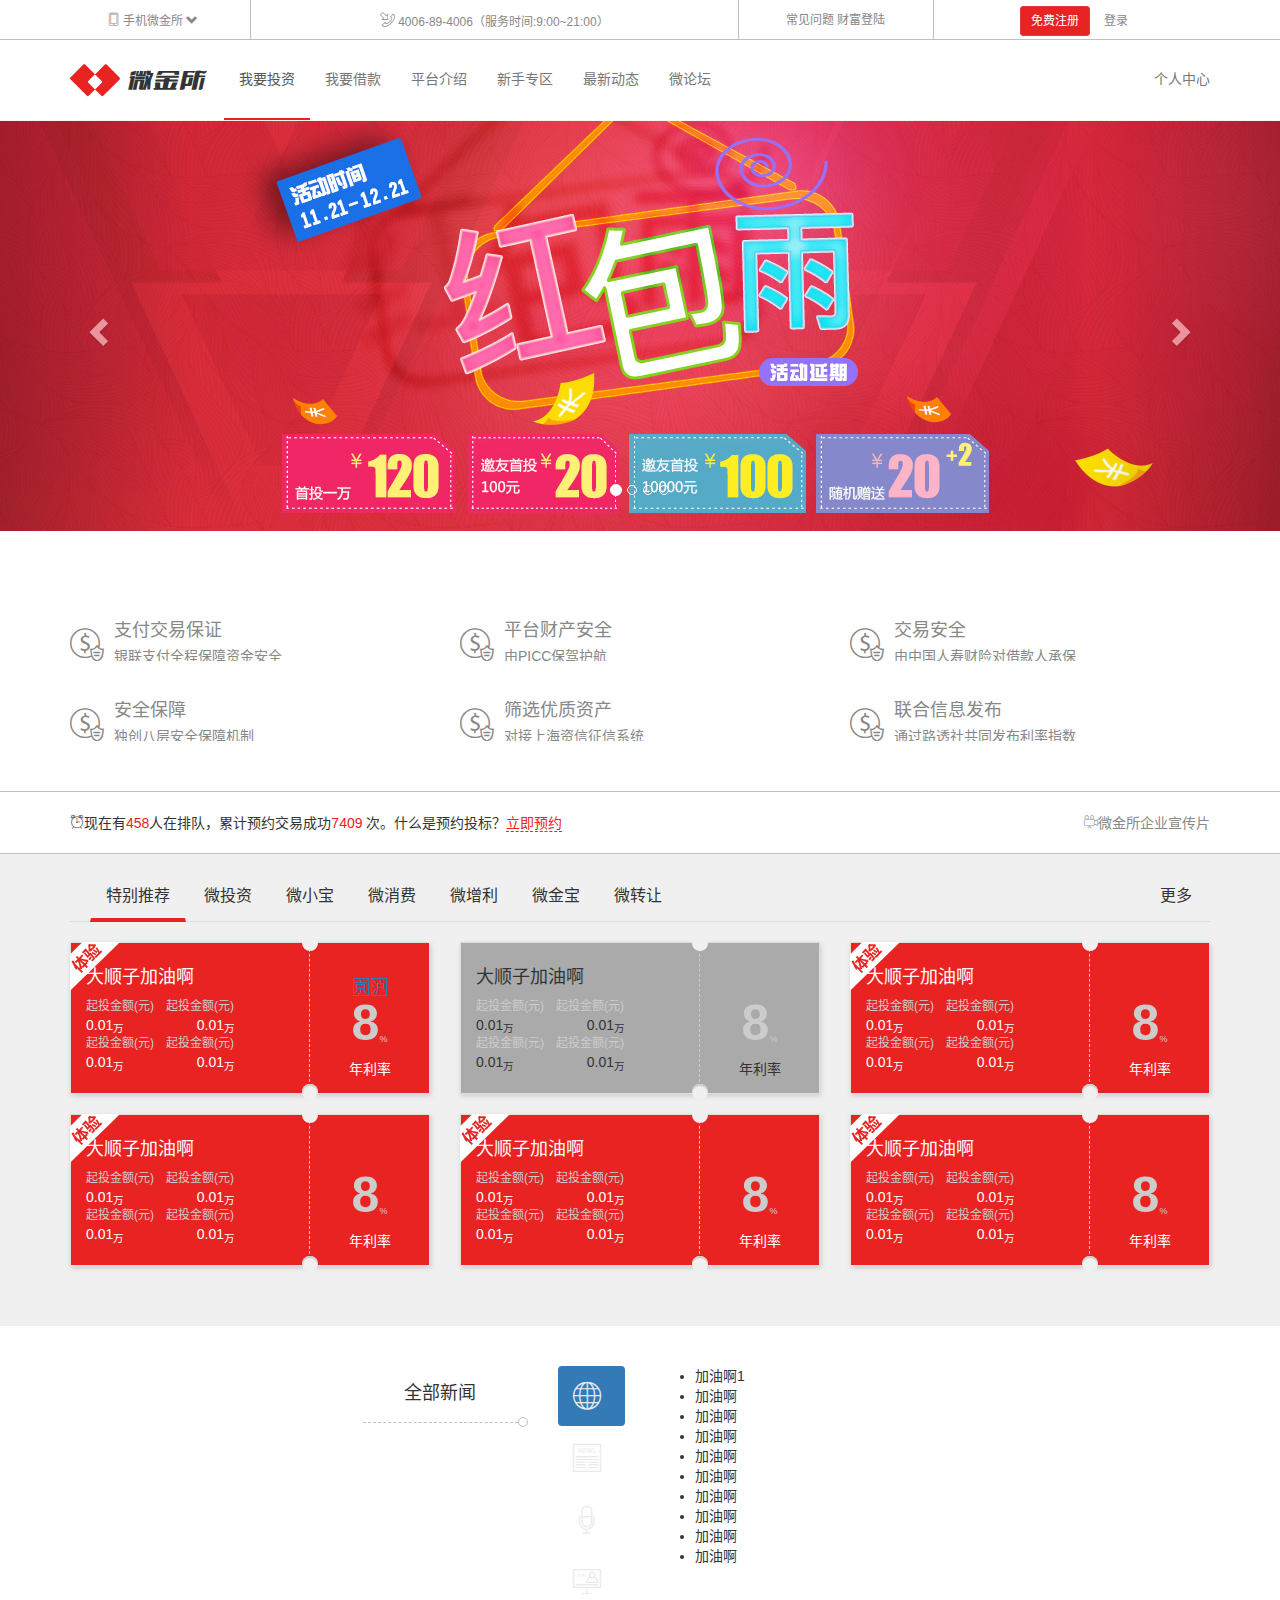
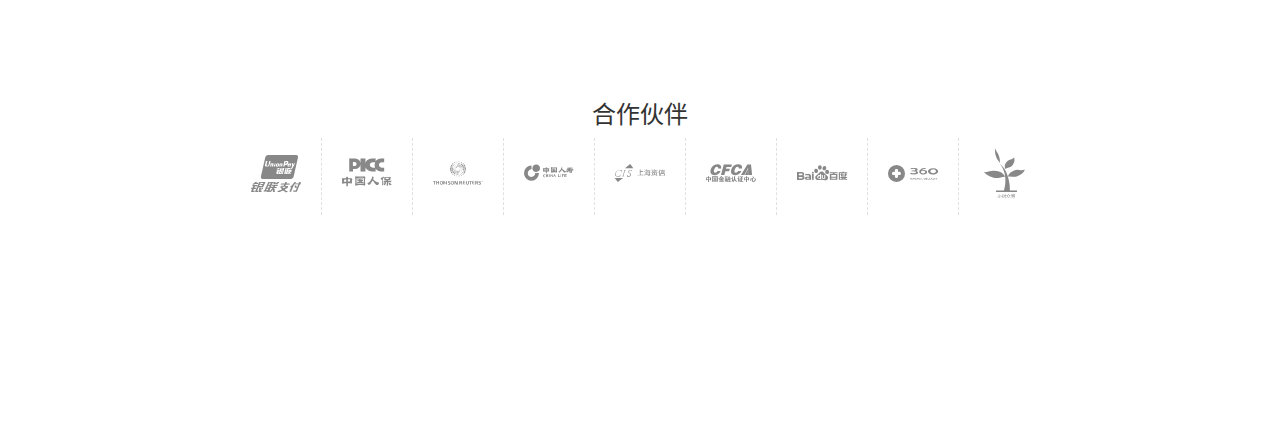
<file: index.html>
<!DOCTYPE html>
<html lang="zh-cn">
<head>
    <!--设置HTML文件的字符编码-->
    <meta charset="utf-8">
    <!--设置浏览器的兼容模式版本(让IE使用最新的渲染引擎工作)-->
    <meta http-equiv="X-UA-Compatible" content="IE=edge">
    <!--声明当前网页在移动端浏览器中展示的相关设置-->
    <meta name="viewport" content="width=device-width, initial-scale=1,user-scalable=no">
    <link rel="shortcut icon" type="image/x-icon" href="img/sss.png">
    <title>大顺子</title>

    <!-- 引入Bootstrap核心的样式表 -->
    <link href="lib/bootstrap/css/bootstrap.css" rel="stylesheet">
    <!--自己写的文件默认放在最下面-->
    <link rel="stylesheet" href="css/main.css">
    <!-- HTML5 shim and Respond.js for IE8 support of HTML5 elements and media queries -->
    <!-- WARNING: Respond.js doesn't work if you view the page via file:// -->
    <!--条件注释的作用就是当条件满足时，就会执行注释中的HTML中的代码-->
    <!--[if lt IE 9]>
    <!--html5shiv 让浏览器可以识别HTML5的新标签-->
    <script src="lib/html5shiv/html5shiv.min.js"></script>
    <!--response让低版本浏览器可以使用css3的媒体查询-->
    <script src="lib/response/respond.min.js"></script>
    <![endif]-->
</head>
<body>
<!--头部区域-->
<header id="header">
    <div class="topbar visible-md-block visible-lg-block">
        <div class="container">
            <div class="row">
                <div class="col-md-2 text-center">
                    <a href="#" class="mobile-link">
                        <i class="icon-mobilephone"></i>
                        <span>手机微金所</span>
                        <i class="glyphicon glyphicon-chevron-down"></i>
                        <img src="img/c_06.jpg" alt="">
                    </a>
                </div>
                <div class="col-md-5 text-center">
                    <i class="icon-telephone"></i>
                    <span>4006-89-4006（服务时间:9:00~21:00）</span>
                </div>
                <div class="col-md-2 text-center">
                    <a href="#">常见问题</a>
                    <a href="#">财富登陆</a>
                </div>
                <div class="col-md-3 text-center">
                    <a href="#" class="btn btn-dashunzi btn-sm">免费注册</a>
                    <a href="#" class="btn btn-link btn-sm web-login"  data-toggle="modal" data-target="#login_form">登录</a>
                </div>
            </div>
        </div>
    </div>
    <nav class="navbar navbar-dashunzi navbar-static-top" data-spy="affix" data-offset-top="40">
        <div class="container">
            <div class="navbar-header">
                <button type="button" class="navbar-toggle collapsed" data-toggle="collapse"
                        data-target="#bs-example-navbar-collapse-1">
                    <span class="sr-only">切换菜单</span>
                    <span class="icon-bar"></span>
                    <span class="icon-bar"></span>
                    <span class="icon-bar"></span>
                </button>
                <a href="#" class="navbar-brand">
                    <i class="icon-icon"></i>
                    <i class="icon-logo"></i>
                </a>
            </div>
            <div class="collapse navbar-collapse" id="bs-example-navbar-collapse-1">
                <ul class="nav navbar-nav">
                    <li class="active"><a href="#">我要投资</a></li>
                    <li><a href="#">我要借款</a></li>
                    <li><a href="#">平台介绍</a></li>
                    <li><a href="#">新手专区</a></li>
                    <li><a href="#">最新动态</a></li>
                    <li><a href="#">微论坛</a></li>
                </ul>
                <ul class="nav navbar-nav navbar-right hidden-sm">
                    <li><a href="#">个人中心</a></li>
                </ul>
            </div>
        </div>
    </nav>
</header>
<!--/头部区域-->
<!--广告轮播-->
<section id="main_ad" class="carousel slide" data-ride="carousel">
    <!-- Indicators--活动指示器 -->
    <ol class="carousel-indicators">
        <li data-target="#main_ad" data-slide-to="0" class="active"></li>
        <li data-target="#main_ad" data-slide-to="1"></li>
        <li data-target="#main_ad" data-slide-to="2"></li>
        <li data-target="#main_ad" data-slide-to="3"></li>
    </ol>
    <!-- Wrapper for slides 轮播项 -->
    <div class="carousel-inner" role="listbox">
        <div class="item active" data-image-xs="img/slide_01_640x340.jpg" data-image-lg="img/slide_01_2000x410.jpg">
        </div>
        <div class="item" data-image-xs="img/slide_02_640x340.jpg" data-image-lg="img/slide_02_2000x410.jpg">
        </div>
        <div class="item" data-image-xs="img/slide_03_640x340.jpg" data-image-lg="img/slide_03_2000x410.jpg">
        </div>
        <div class="item" data-image-xs="img/slide_04_640x340.jpg" data-image-lg="img/slide_04_2000x410.jpg">
        </div>
    </div>
    <!-- Controls--左右控制器 -->
    <a class="left carousel-control" href="#main_ad" role="button" data-slide="prev">
        <span class="glyphicon glyphicon-chevron-left"></span>
        <span class="sr-only">Previous</span>
    </a>
    <a class="right carousel-control" href="#main_ad" role="button" data-slide="next">
        <span class="glyphicon glyphicon-chevron-right"></span>
        <span class="sr-only">Next</span>
    </a>
</section>
<!--/广告轮播-->
<!--特色介绍-->
<section id="feature">
    <div class="container">
        <div class="row">
            <div class="col-sm-6 col-md-4">
                <a href="#">
                    <div class="media">
                        <div class="media-left">
                            <i class="icon-uniE907"></i>
                        </div>
                        <div class="media-body">
                            <h4 class="media-heading">支付交易保证</h4>
                            <p>银联支付全程保障资金安全</p>
                        </div>
                    </div>
                </a>
            </div>
            <div class="col-sm-6 col-md-4">
                <a href="#">
                    <div class="media">
                        <div class="media-left">
                            <i class="icon-uniE907"></i>
                        </div>
                        <div class="media-body">
                            <h4 class="media-heading">平台财产安全</h4>
                            <p>由PICC保驾护航</p>
                        </div>
                    </div>
                </a>
            </div>
            <div class="col-sm-6 col-md-4">
                <a href="#">
                    <div class="media">
                        <div class="media-left">
                            <i class="icon-uniE907"></i>
                        </div>
                        <div class="media-body">
                            <h4 class="media-heading">交易安全</h4>
                            <p>由中国人寿财险对借款人承保</p>
                        </div>
                    </div>
                </a>
            </div>
            <div class="col-sm-6 col-md-4">
                <a href="#">
                    <div class="media">
                        <div class="media-left">
                            <i class="icon-uniE907"></i>
                        </div>
                        <div class="media-body">
                            <h4 class="media-heading">安全保障</h4>
                            <p>独创八层安全保障机制</p>
                        </div>
                    </div>
                </a>
            </div>
            <div class="col-sm-6 col-md-4">
                <a href="#">
                    <div class="media">
                        <div class="media-left">
                            <i class="icon-uniE907"></i>
                        </div>
                        <div class="media-body">
                            <h4 class="media-heading">筛选优质资产</h4>
                            <p>对接上海资信征信系统</p>
                        </div>
                    </div>
                </a>
            </div>
            <div class="col-sm-6 col-md-4">
                <a href="#">
                    <div class="media">
                        <div class="media-left">
                            <i class="icon-uniE907"></i>
                        </div>
                        <div class="media-body">
                            <h4 class="media-heading">联合信息发布</h4>
                            <p>通过路透社共同发布利率指数</p>
                        </div>
                    </div>
                </a>
            </div>
        </div>
    </div>
</section>
<!--特色介绍-->
<!--立即预约-->
<section id="ljyy">
    <div class="container">
        <p class="pull-left"><i class="icon-uniE906"></i>现在有<span>458</span>人在排队，累计预约交易成功<span>7409</span>
            次。什么是预约投标？<a href="#">立即预约</a>
        </p>
        <p class="pull-right hidden-xs hidden-sm"><a href="#"><i class="icon-uniE905"></i>微金所企业宣传片</a></p>
    </div>
</section>
<!--/立即预约-->
<!--产品推荐-->
<section id="products">
    <div class="container">
        <!--要实现横向滚动条
        1.要给ul加一个容器，这个容器有横向滚动条
        2.动态设置ul的宽度，宽度是根据内容大小决定的-->
        <!--选项卡标题-->
        <div class="ul-wrapper">
            <ul class="nav nav-tabs" role="tablist">
                <li role="presentation" class="active"><a href="#category_01" aria-controls="category_01" role="tab"
                                                          data-toggle="tab" aria-expanded="false">特别推荐</a></li>
                <li role="presentation"><a href="#category_02" aria-controls="category_02" role="tab" data-toggle="tab"
                                           aria-expanded="true">微投资</a></li>
                <li role="presentation"><a href="#category_03" aria-controls="category_03" role="tab" data-toggle="tab"
                                           aria-expanded="false">微小宝</a></li>
                <li role="presentation"><a href="#category_04" aria-controls="category_04" role="tab" data-toggle="tab"
                                           aria-expanded="false">微消费</a></li>
                <li role="presentation"><a href="#category_05" aria-controls="category_05" role="tab" data-toggle="tab"
                                           aria-expanded="false">微增利</a></li>
                <li role="presentation"><a href="#category_06" aria-controls="category_06" role="tab"
                                           data-toggle="tab">微金宝</a></li>
                <li role="presentation"><a href="#category_06" aria-controls="category_06" role="tab"
                                           data-toggle="tab">微转让</a></li>
                <li class="pull-right hidden-xs hidden-sm"><a href="#">更多</a></li>
            </ul>
        </div>
        <!-- Tab panes 选项卡内容-->
        <div class="tab-content">
            <div role="tabpanel" class="tab-pane fade in active" id="category_01">
                <div class="row">
                    <div class="col-xs-12 col-sm-6 col-md-4">
                        <div class="panel panel-dashunzi actived">
                            <div class="panel-heading text-center">
                                <p><span>8</span><sub>%</sub></p>
                                <p>年利率</p>
                                <p class="products-tooltip">
                                    <a href="#" data-toggle="tooltip" data-placement="top"
                                       title="北京欢迎你">京</a><a href="#" data-toggle="tooltip" data-placement="top"
                                                             title="上海欢迎你">沪</a>
                                </p>
                            </div>
                            <div class="panel-body">
                                <h4>大顺子加油啊</h4>
                                <div class="row col-xs-6 text-left">
                                    <p>起投金额(元)</p>
                                    <p><span> 0.01<sub>万</sub></span></p>
                                </div>
                                <div class="row col-xs-6 text-right">
                                    <p>起投金额(元)</p>
                                    <p><span> 0.01<sub>万</sub></span></p>
                                </div>
                                <div class="row col-xs-6 text-left">
                                    <p>起投金额(元)</p>
                                    <p><span> 0.01<sub>万</sub></span></p>
                                </div>
                                <div class="row col-xs-6 text-right">
                                    <p>起投金额(元)</p>
                                    <p><span> 0.01<sub>万</sub></span></p>
                                </div>
                            </div>
                        </div>
                    </div>
                    <div class="col-xs-12 col-sm-6 col-md-4">
                        <div class="panel panel-dashunzi disabled">
                            <div class="panel-heading text-center">
                                <p><span>8</span><sub>%</sub></p>
                                <p>年利率</p>
                            </div>
                            <div class="panel-body">
                                <h4>大顺子加油啊</h4>
                                <div class="row col-xs-6 text-left">
                                    <p>起投金额(元)</p>
                                    <p><span> 0.01<sub>万</sub></span></p>
                                </div>
                                <div class="row col-xs-6 text-right">
                                    <p>起投金额(元)</p>
                                    <p><span> 0.01<sub>万</sub></span></p>
                                </div>
                                <div class="row col-xs-6 text-left">
                                    <p>起投金额(元)</p>
                                    <p><span> 0.01<sub>万</sub></span></p>
                                </div>
                                <div class="row col-xs-6 text-right">
                                    <p>起投金额(元)</p>
                                    <p><span> 0.01<sub>万</sub></span></p>
                                </div>
                            </div>
                        </div>
                    </div>
                    <div class="col-xs-12 col-sm-6 col-md-4">
                        <div class="panel panel-dashunzi actived">
                            <div class="panel-heading text-center">
                                <p><span>8</span><sub>%</sub></p>
                                <p>年利率</p>
                            </div>
                            <div class="panel-body">
                                <h4>大顺子加油啊</h4>
                                <div class="row col-xs-6 text-left">
                                    <p>起投金额(元)</p>
                                    <p><span> 0.01<sub>万</sub></span></p>
                                </div>
                                <div class="row col-xs-6 text-right">
                                    <p>起投金额(元)</p>
                                    <p><span> 0.01<sub>万</sub></span></p>
                                </div>
                                <div class="row col-xs-6 text-left">
                                    <p>起投金额(元)</p>
                                    <p><span> 0.01<sub>万</sub></span></p>
                                </div>
                                <div class="row col-xs-6 text-right">
                                    <p>起投金额(元)</p>
                                    <p><span> 0.01<sub>万</sub></span></p>
                                </div>
                            </div>
                        </div>
                    </div>
                    <div class="col-xs-12 col-sm-6 col-md-4">
                        <div class="panel panel-dashunzi actived">
                            <div class="panel-heading text-center">
                                <p><span>8</span><sub>%</sub></p>
                                <p>年利率</p>
                            </div>
                            <div class="panel-body">
                                <h4>大顺子加油啊</h4>
                                <div class="row col-xs-6 text-left">
                                    <p>起投金额(元)</p>
                                    <p><span> 0.01<sub>万</sub></span></p>
                                </div>
                                <div class="row col-xs-6 text-right">
                                    <p>起投金额(元)</p>
                                    <p><span> 0.01<sub>万</sub></span></p>
                                </div>
                                <div class="row col-xs-6 text-left">
                                    <p>起投金额(元)</p>
                                    <p><span> 0.01<sub>万</sub></span></p>
                                </div>
                                <div class="row col-xs-6 text-right">
                                    <p>起投金额(元)</p>
                                    <p><span> 0.01<sub>万</sub></span></p>
                                </div>
                            </div>
                        </div>
                    </div>
                    <div class="col-xs-12 col-sm-6 col-md-4">
                        <div class="panel panel-dashunzi actived">
                            <div class="panel-heading text-center">
                                <p><span>8</span><sub>%</sub></p>
                                <p>年利率</p>
                            </div>
                            <div class="panel-body">
                                <h4>大顺子加油啊</h4>
                                <div class="row col-xs-6 text-left">
                                    <p>起投金额(元)</p>
                                    <p><span> 0.01<sub>万</sub></span></p>
                                </div>
                                <div class="row col-xs-6 text-right">
                                    <p>起投金额(元)</p>
                                    <p><span> 0.01<sub>万</sub></span></p>
                                </div>
                                <div class="row col-xs-6 text-left">
                                    <p>起投金额(元)</p>
                                    <p><span> 0.01<sub>万</sub></span></p>
                                </div>
                                <div class="row col-xs-6 text-right">
                                    <p>起投金额(元)</p>
                                    <p><span> 0.01<sub>万</sub></span></p>
                                </div>
                            </div>
                        </div>
                    </div>
                    <div class="col-xs-12 col-sm-6 col-md-4">
                        <div class="panel panel-dashunzi actived">
                            <div class="panel-heading text-center">
                                <p><span>8</span><sub>%</sub></p>
                                <p>年利率</p>
                            </div>
                            <div class="panel-body">
                                <h4>大顺子加油啊</h4>
                                <div class="row col-xs-6 text-left">
                                    <p>起投金额(元)</p>
                                    <p><span> 0.01<sub>万</sub></span></p>
                                </div>
                                <div class="row col-xs-6 text-right">
                                    <p>起投金额(元)</p>
                                    <p><span> 0.01<sub>万</sub></span></p>
                                </div>
                                <div class="row col-xs-6 text-left">
                                    <p>起投金额(元)</p>
                                    <p><span> 0.01<sub>万</sub></span></p>
                                </div>
                                <div class="row col-xs-6 text-right">
                                    <p>起投金额(元)</p>
                                    <p><span> 0.01<sub>万</sub></span></p>
                                </div>
                            </div>
                        </div>
                    </div>
                </div>
            </div>
            <div role="tabpanel" class="tab-pane fade" id="category_02">呵呵</div>
            <div role="tabpanel" class="tab-pane fade" id="category_03">嘿嘿</div>
            <div role="tabpanel" class="tab-pane fade" id="category_04">吼吼</div>
            <div role="tabpanel" class="tab-pane fade" id="category_05">吼吼</div>
            <div role="tabpanel" class="tab-pane fade" id="category_06">吼吼</div>
        </div>
    </div>
</section>
<!--/产品推荐-->
<!--新闻列表-->
<section id="news">
    <div class="container">
        <div class="row">
            <div class="col-sm-2 col-sm-offset-3">
                <div class="news-title">全部新闻</div>
            </div>
            <div class="col-sm-1">
                <ul class="nav nav-pills nav-stacked" role="tablist">
                    <li role="presentation" class="active"><a href="#news-01" data-toggle="tab" role="tab" data-title="全部新闻"><i
                            class="icon-news01" ></i></a>
                    </li>
                    <li role="presentation"><a href="#news-02" data-toggle="tab" role="tab" data-title="媒体新闻"><i
                            class="icon-news02"></i></a>
                    </li>
                    <li role="presentation"><a href="#news-03" data-toggle="tab" role="tab" data-title="行业资讯"><i
                            class="icon-news03"></i></a>
                    </li>
                    <li role="presentation"><a href="#news-04" data-toggle="tab" role="tab" data-title="哈哈哈哈"><i
                            class="icon-news04"></i></a>
                    </li>
                </ul>
            </div>
            <div class="col-sm-6">
                <!-- Tab panes -->
                <div class="tab-content">
                    <div role="tabpanel" class="tab-pane active fade in" id="news-01">
                        <ul>
                            <li>加油啊1</li>
                            <li>加油啊</li>
                            <li>加油啊</li>
                            <li>加油啊</li>
                            <li>加油啊</li>
                            <li>加油啊</li>
                            <li>加油啊</li>
                            <li>加油啊</li>
                            <li>加油啊</li>
                            <li>加油啊</li>
                        </ul>
                    </div>
                    <div role="tabpanel" class="tab-pane fade" id="news-02">
                        <ul>
                            <li>加油啊2</li>
                            <li>加油啊</li>
                            <li>加油啊</li>
                            <li>加油啊</li>
                            <li>加油啊</li>
                            <li>加油啊</li>
                            <li>加油啊</li>
                            <li>加油啊</li>
                            <li>加油啊</li>
                            <li>加油啊</li>
                        </ul>
                    </div>
                    <div role="tabpanel" class="tab-pane fade" id="news-03">
                        <ul>
                            <li>加油啊3</li>
                            <li>加油啊</li>
                            <li>加油啊</li>
                            <li>加油啊</li>
                            <li>加油啊</li>
                            <li>加油啊</li>
                            <li>加油啊</li>
                            <li>加油啊</li>
                            <li>加油啊</li>
                            <li>加油啊</li>
                        </ul>
                    </div>
                    <div role="tabpanel" class="tab-pane fade" id="news-04">
                        <ul>
                            <li>加油啊4</li>
                            <li>加油啊</li>
                            <li>加油啊</li>
                            <li>加油啊</li>
                            <li>加油啊</li>
                            <li>加油啊</li>
                            <li>加油啊</li>
                            <li>加油啊</li>
                            <li>加油啊</li>
                            <li>加油啊</li>
                        </ul>
                    </div>
                </div>
            </div>
        </div>
    </div>

</section>
<!--新闻列表-->
<!--/合作伙伴-->
<section id="hzhb" class="hidden-xs">
    <div class="container text-center">
        <h3>合作伙伴</h3>
        <ul class="center-block">
            <li><a href="#"><i class="icon-uniE930"></i></a></li>
            <li><a href="#"><i class="icon-uniE92F"></i></a></li>
            <li><a href="#"><i class="icon-uniE92E"></i></a></li>
            <li><a href="#"><i class="icon-uniE92A"></i></a></li>
            <li><a href="#"><i class="icon-uniE929"></i></a></li>
            <li><a href="#"><i class="icon-uniE931"></i></a></li>
            <li><a href="#"><i class="icon-uniE92C"></i></a></li>
            <li><a href="#"><i class="icon-uniE92B"></i></a></li>
            <li><a href="#"><i class="icon-uniE92D"></i></a></li>
        </ul>
    </div>
</section>
<!--/合作伙伴-->
<!--脚注区域-->
<footer id="footer"></footer>
<!--脚注区域-->
<!--模态框-->
<!-- Modal -->
<div class="modal fade" id="login_form" tabindex="-1" role="dialog" aria-labelledby="login_form_title" aria-hidden="true">
    <div class="modal-dialog">
        <div class="modal-content">
            <div class="modal-header">
                <button type="button" class="close" data-dismiss="modal"><span aria-hidden="true">&times;</span><span class="sr-only">Close</span></button>
                <h4 class="modal-title" id="login_form_title">登录</h4>
            </div>
            <div class="modal-body">
                <form class="form-horizontal" role="form">
                    <div class="form-group">
                        <label for="inputEmail3" class="col-sm-2 control-label">Email</label>
                        <div class="col-sm-10">
                            <input type="email" class="form-control" id="inputEmail3" placeholder="Email">
                        </div>
                    </div>
                    <div class="form-group">
                        <label for="inputPassword3" class="col-sm-2 control-label">Password</label>
                        <div class="col-sm-10">
                            <input type="password" class="form-control" id="inputPassword3" placeholder="Password">
                        </div>
                    </div>
                    <div class="form-group">
                        <div class="col-sm-offset-2 col-sm-10">
                            <div class="checkbox">
                                <label>
                                    <input type="checkbox"> Remember me
                                </label>
                            </div>
                        </div>
                    </div>
                    <div class="form-group">
                        <div class="col-sm-offset-2 col-sm-10">
                            <button type="submit" class="btn btn-default">Sign in</button>
                        </div>
                    </div>
                </form>
            </div>
          <!--  <div class="modal-footer">
                <button type="button" class="btn btn-default" data-dismiss="modal">Close</button>
                <button type="button" class="btn btn-primary">Save changes</button>
            </div>-->
        </div>
    </div>
</div>
<!-- 建议将脚本的引入放入body的最底部-->
<!--Bootstrap的所有组件都是依赖jquery的-->
<script src="lib/jquery/jquery.js"></script>
<!-- Include all compiled plugins (below), or include individual files as needed -->
<script src="lib/bootstrap/js/bootstrap.js"></script>
<script src="js/main.js"></script>
</body>
</html>
</file>
<file: css/main.css>
/** 2016-11-27 22:31:14 
    自定义样式
*/
/*约定：
    1.样式都通过ID去限定
    2.尽可能多使用直接子代选择器
*/
/*Bootstrap扩展*/
.panel-dashunzi {
    border-color: #ddd;
    border-radius: 0;
    box-shadow: 1px 2px 5px #ccc;
}

.panel-dashunzi.actived {
    background-color: #E92322;
    color: #fff;
}

.panel-dashunzi.actived::before {
    content: '\e915';
    font-family: dashunzi;
    font-size: 50px;
    position: absolute;
    top: -10px;
    left: 15px;
}

.panel-dashunzi.disabled {
    background-color: #aaa;
}

.panel-dashunzi > .panel-heading {
    float: right;
    width: 120px;
    padding: 45px 0;
    height: 150px;
    border-left: 1px dashed #ccc;
    text-align: center;
    position: relative;
}

.panel-dashunzi > .panel-heading::before,
.panel-dashunzi > .panel-heading::after {
    content: ' ';
    width: 16px;
    height: 16px;
    border-radius: 8px;
    background-color: #f0f0f0;
    position: absolute;
}

.panel-dashunzi > .panel-heading::before {

    top: -8px;

    left: -8px;
}

.panel-dashunzi > .panel-heading::after {

    bottom: -8px;

    left: -8px;

    box-shadow: 0px 2px 1px #ccc inset;
}

.panel-dashunzi > .panel-body {
    margin-right: 120px;
    height: 150px;
    width: 238px;
    /* min-width: 238px; */
}

.panel-dashunzi > .panel-heading + .panel-collapse > .panel-body {
    border-top-color: #ddd;
}

.panel-dashunzi > .panel-heading .badge {
    color: #f5f5f5;
    background-color: #333;
}

/*自定义免费注册按钮*/

.btn-dashunzi {
    color: #ffffff;
    background-color: #E92322;
    border-color: #DB3B43;
}

.btn-dashunzi:hover,
.btn-dashunzi:focus,
.btn-dashunzi:active,
.btn-dashunzi.active,
.open .dropdown-toggle.btn-dashunzi {
    color: #ffffff;
    background-color: #E92322;
    border-color: #DB3B43;
}

.btn-dashunzi:active,
.btn-dashunzi.active,
.open .dropdown-toggle.btn-dashunzi {
    background-image: none;
}

.btn-dashunzi.disabled,
.btn-dashunzi[disabled],
fieldset[disabled] .btn-dashunzi,
.btn-dashunzi.disabled:hover,
.btn-dashunzi[disabled]:hover,
fieldset[disabled] .btn-dashunzi:hover,
.btn-dashunzi.disabled:focus,
.btn-dashunzi[disabled]:focus,
fieldset[disabled] .btn-dashunzi:focus,
.btn-dashunzi.disabled:active,
.btn-dashunzi[disabled]:active,
fieldset[disabled] .btn-dashunzi:active,
.btn-dashunzi.disabled.active,
.btn-dashunzi[disabled].active,
fieldset[disabled] .btn-dashunzi.active {
    background-color: #E92322;
    border-color: #DB3B43;
}

.btn-dashunzi .badge {
    color: #E92322;
    background-color: #ffffff;
}

/*自定义navbar*/
.navbar-dashunzi {
    background-color: #fff;
    border-color: #f5f5f5;
    margin-bottom: 0;
    top: 0;
    width: 100%;
}

.navbar-dashunzi .navbar-brand {
    color: #777;
    height: 80px;
}

.navbar-dashunzi .navbar-brand:hover,
.navbar-dashunzi .navbar-brand:focus {
    color: #5e5e5e;
    background-color: transparent;
}

.navbar-dashunzi .navbar-text {
    color: #777;
}

.navbar-dashunzi .navbar-nav > li > a {
    color: #777;
    line-height: 48px;
    font-size: 14px;
}

.navbar-dashunzi .navbar-nav > li > a:hover,
.navbar-dashunzi .navbar-nav > li > a:focus {
    color: #333;
    background-color: transparent;
    border-bottom: 2px solid #E92322;
}

.navbar-dashunzi .navbar-nav > .active > a,
.navbar-dashunzi .navbar-nav > .active > a:hover,
.navbar-dashunzi .navbar-nav > .active > a:focus {
    color: #555;
    background-color: transparent;
    border-bottom: 2px solid #E92322;
}

.navbar-dashunzi .navbar-nav > .disabled > a,
.navbar-dashunzi .navbar-nav > .disabled > a:hover,
.navbar-dashunzi .navbar-nav > .disabled > a:focus {
    color: #ccc;
    background-color: transparent;
}

.navbar-dashunzi .navbar-toggle {
    border-color: #ddd;
    margin-top: 23px;
    margin-bottom: 23px;
}

.navbar-dashunzi .navbar-toggle:hover,
.navbar-dashunzi .navbar-toggle:focus {
    background-color: #ddd;
}

.navbar-dashunzi .navbar-toggle .icon-bar {
    background-color: #888;
}

.navbar-dashunzi .navbar-collapse,
.navbar-dashunzi .navbar-form {
    border-color: #e7e7e7;
}

.navbar-dashunzi .navbar-nav > .open > a,
.navbar-dashunzi .navbar-nav > .open > a:hover,
.navbar-dashunzi .navbar-nav > .open > a:focus {
    color: #555;
    background-color: #e7e7e7;
}

@media (max-width: 767px) {
    .navbar-dashunzi .navbar-nav .open .dropdown-menu > li > a {
        color: #777;
    }

    .navbar-dashunzi .navbar-nav .open .dropdown-menu > li > a:hover,
    .navbar-dashunzi .navbar-nav .open .dropdown-menu > li > a:focus {
        color: #333;
        background-color: transparent;
    }

    .navbar-dashunzi .navbar-nav .open .dropdown-menu > .active > a,
    .navbar-dashunzi .navbar-nav .open .dropdown-menu > .active > a:hover,
    .navbar-dashunzi .navbar-nav .open .dropdown-menu > .active > a:focus {
        color: #555;
        background-color: #e7e7e7;
    }

    .navbar-dashunzi .navbar-nav .open .dropdown-menu > .disabled > a,
    .navbar-dashunzi .navbar-nav .open .dropdown-menu > .disabled > a:hover,
    .navbar-dashunzi .navbar-nav .open .dropdown-menu > .disabled > a:focus {
        color: #ccc;
        background-color: transparent;
    }
}

.navbar-dashunzi .navbar-link {
    color: #777;
}

.navbar-dashunzi .navbar-link:hover {
    color: #333;
}

.navbar-dashunzi .btn-link {
    color: #777;
}

.navbar-dashunzi .btn-link:hover,
.navbar-dashunzi .btn-link:focus {
    color: #333;
}

.navbar-dashunzi .btn-link[disabled]:hover,
fieldset[disabled] .navbar-dashunzi .btn-link:hover,
.navbar-dashunzi .btn-link[disabled]:focus,
fieldset[disabled] .navbar-dashunzi .btn-link:focus {
    color: #ccc;
}

/*
    公共样式
*/
body {
    font-family: "Helvetica Neue", Helvetica, Microsoft Yahei, Hiragino Sans GB, WenQuanYi Micro Hei, sans-serif;
}

@font-face {
    font-family: 'dashunzi';
    src: url('../font/MiFie-Web-Font.eot') format('embedded-opentype'), url('../font/MiFie-Web-Font.svg') format('svg'), url('../font/MiFie-Web-Font.ttf') format('truetype'), url('../font/MiFie-Web-Font.woff') format('woff');
}

[class^="icon-"], [class*=" icon-"] {
    font-family: dashunzi;
    /*默认i标签会有斜体*/
    font-style: normal;
}

.icon-mobilephone::before {
    content: "\e908";
    font-size: 13px;
}

.icon-telephone::before {
    content: "\e909";
    font-size: 15px;
}

.icon-logo::before {
    content: "\e93e";
}

.icon-icon::before {
    content: "\e920";
}

/*
    头部区域
*/
#header {

}

#header > .topbar {
    height: 40px;
    border-bottom: 1px solid #c0c0c0;
    line-height: 40px;
}

#header > .topbar > .container > .row > div {
    height: 40px;
    font-size: 12px;
    color: #888;
}

#header > .topbar > .container > .row > div + div {
    border-left: 1px solid #c0c0c0;
}

/*去除默认a标签的样式*/
#header .mobile-link {
    font-size: 12px;
    color: #888;
}

#header .mobile-link > img {
    display: none;
    position: absolute;
    left: 50%;
    top: 30px;
    margin-left: -60px;
    z-index: 1001;
}

#header .mobile-link:hover > img {

    display: block;
}

#header .mobile-link:hover {
    text-decoration: none;
}

#header .container .row div:nth-child(3) > a, #header .container .row div .web-login {
    font-size: 12px;
    color: #888;
}

#header .container .row div:nth-child(3) > a:hover, #header .container .row div .web-login:hover {
    text-decoration: none;
}

#header .icon-icon {

    font-size: 50px;

    color: #E92322;

    line-height: 50px;

    vertical-align: middle;
}

#header .icon-logo {

    font-size: 32px;

    color: #333;

    line-height: 50px;

    vertical-align: middle;
}

/*通栏广告轮播*/
#main_ad {

}

/*当屏幕大于768px的时候,让轮播图的高度为410px*/
@media (min-width: 768px) {
    #main_ad .carousel-inner .item {
        height: 410px;
    }
}

#main_ad .carousel-inner .item {
    background-repeat: no-repeat;
    background-position: center center;
    background-size: cover;
}

#main_ad .carousel-inner .item > img {
    width: 100%;
}

/*网站特色-feature*/
#feature {
    padding: 50px 0;
    border-bottom: 1px solid #c0c0c0;
}

#feature .container .row div {
    height: 40px;
    margin-bottom: 20px;
    margin-top: 20px;
}

.icon-uniE907:before {
    content: "\e907";
}

#feature i {
    font-size: 34px;
}

#feature a {
    text-decoration: none;
    color: #888;
}

#feature a:hover {
    color: #E92322;
}

/*立即预约*/
#ljyy {
    border-bottom: 1px solid #c0c0c0;
}

.icon-uniE906:before {
    content: "\e906";
}

.icon-uniE905:before {
    content: "\e905";
}

#ljyy > .container > p {
    padding: 20px 0;
    font-size: 14px;
    margin-bottom: 0;
}

#ljyy > .container > .pull-left > span {
    color: #E92322
}

#ljyy > .container > .pull-left > a {
    border-bottom: 1px dashed #E92322;
    color: #E92322;
    text-decoration: none;
}

#ljyy > .container > .pull-right > a {
    color: #888;
    text-decoration: none;
}

#ljyy > .container > p > a:hover {
    color: #E92322;
}

/*产品推荐*/
#products {
    background-color: #f0f0f0;
    padding: 20px 0;
}

#products > .container .ul-wrapper {
    /* overflow-x: scroll; */
}

#products > .container .nav-tabs {
    padding-left: 20px;

}

#products > .container .nav-tabs > li {

}

#products > .container .nav-tabs > li:last-child > a:hover {
    color: #E92322;
}

#products > .container .nav-tabs > li > a {

    font-size: 16px;

    color: #333;
}

#products > .container .nav-tabs > li > a:hover {

    border-color: transparent;

    background-color: transparent;

    color: #222;
}

#products > .container .nav-tabs > li.active {

}

#products > .container .nav-tabs > li.active > a {

    background-color: transparent;

    border-color: transparent;

    border-bottom: 4px solid #E92322;
}

#products > .container > .tab-content > .tab-pane > .row {
    padding: 20px 0;
}

#products > .container > .tab-content p {
    margin-bottom: 0;

}

#products > .container > .tab-content .panel p:first-child {
    font-size: 12px;
    color: #ccc;
    /* padding: 45px 0; */
}

#products > .container > .tab-content .panel-heading .products-tooltip {
    width: 100%;
    left: 0;
    margin-left: 0;
    position: absolute;
    top: 34px;
}

#products > .container > .tab-content .panel-heading .products-tooltip a {

    text-decoration: none;

    border: 1px solid;

    margin: 0 1px;
}

#products > .container > .tab-content .panel-heading span {
    font-size: 50px;
    font-weight: bold;
}

/*新闻列表*/
.icon-news01:before {
    content: "\e90e";
    font-size: 28px;
    color: #EAEAEA;
}

.icon-news02:before {
    content: "\e90f";
    font-size: 28px;
    color: #EAEAEA;
}

.icon-news03:before {
    content: "\e910";
    font-size: 28px;
    color: #EAEAEA;
}

.icon-news04:before {
    content: "\e911";
    font-size: 28px;
    color: #EAEAEA;
}

#news {
    padding: 40px 0;
}

#news .news-title {
    border-bottom: 1px dashed #c0c0c0;
    text-align: center;
    font-size: 18px;
    margin-right: 10px;
    position: relative;
    font-weight: 400;
    padding: 15px;
}

#news .news-title::after {
    content: ' ';
    width: 10px;
    height: 10px;
    border-radius: 5px;
    position: absolute;
    border: 1px solid #c0c0c0;
    bottom: -5px;
    right: -10px;
}

@media (max-width: 768px) {
    #news .nav-stacked li {
        margin-right: 20px;
        margin-top: 10px;
        float: left;
    }
}

/*合作伙伴*/
#hzhb {
    padding: 30px 0;
}

#hzhb ul {
    padding: 0;
    list-style: none;
    width: 818px;
}

#hzhb ul li {
    float: left;

}

#hzhb ul li + li {
    border-left: 1px dashed #e0e0e0;
}

#hzhb ul li a {
    font-size: 50px;
    padding: 10px 20px;
    text-decoration: none;
    color: #888;
}

.icon-uniE930:hover {
    color: #df3232;
}

.icon-uniE930:before {
    content: "\e946";
}

.icon-uniE92F:hover {
    color: #e8380d;
}

.icon-uniE92F:before {
    content: "\e92f";
}

.icon-uniE92E:hover {
    color: #ed6f00;
}

.icon-uniE92E:before {
    content: "\e92e";
}

.icon-uniE92A:hover {
    color: #159f69;
}

.icon-uniE92A:before {
    content: "\e92a";
}

.icon-uniE929:hover {
    color: #07569e;
}

.icon-uniE929:before {
    content: "\e929";
}

.icon-uniE931:hover {
    color: #004098;
}

.icon-uniE931:before {
    content: "\e931";
}

.icon-uniE92C:hover {
    color: #d32019;
}

.icon-uniE92C:before {
    content: "\e92c";
}

.icon-uniE92B:hover {
    color: #3eac4a;
}

.icon-uniE92B:before {
    content: "\e92b";
}

.icon-uniE92D:hover {
    color: #2bb289;
}

.icon-uniE92D:before {
    content: "\e92d";
}

/*脚注区域*/
#footer {
    height: 200px;
}

/*脚注区域*/
</file>
